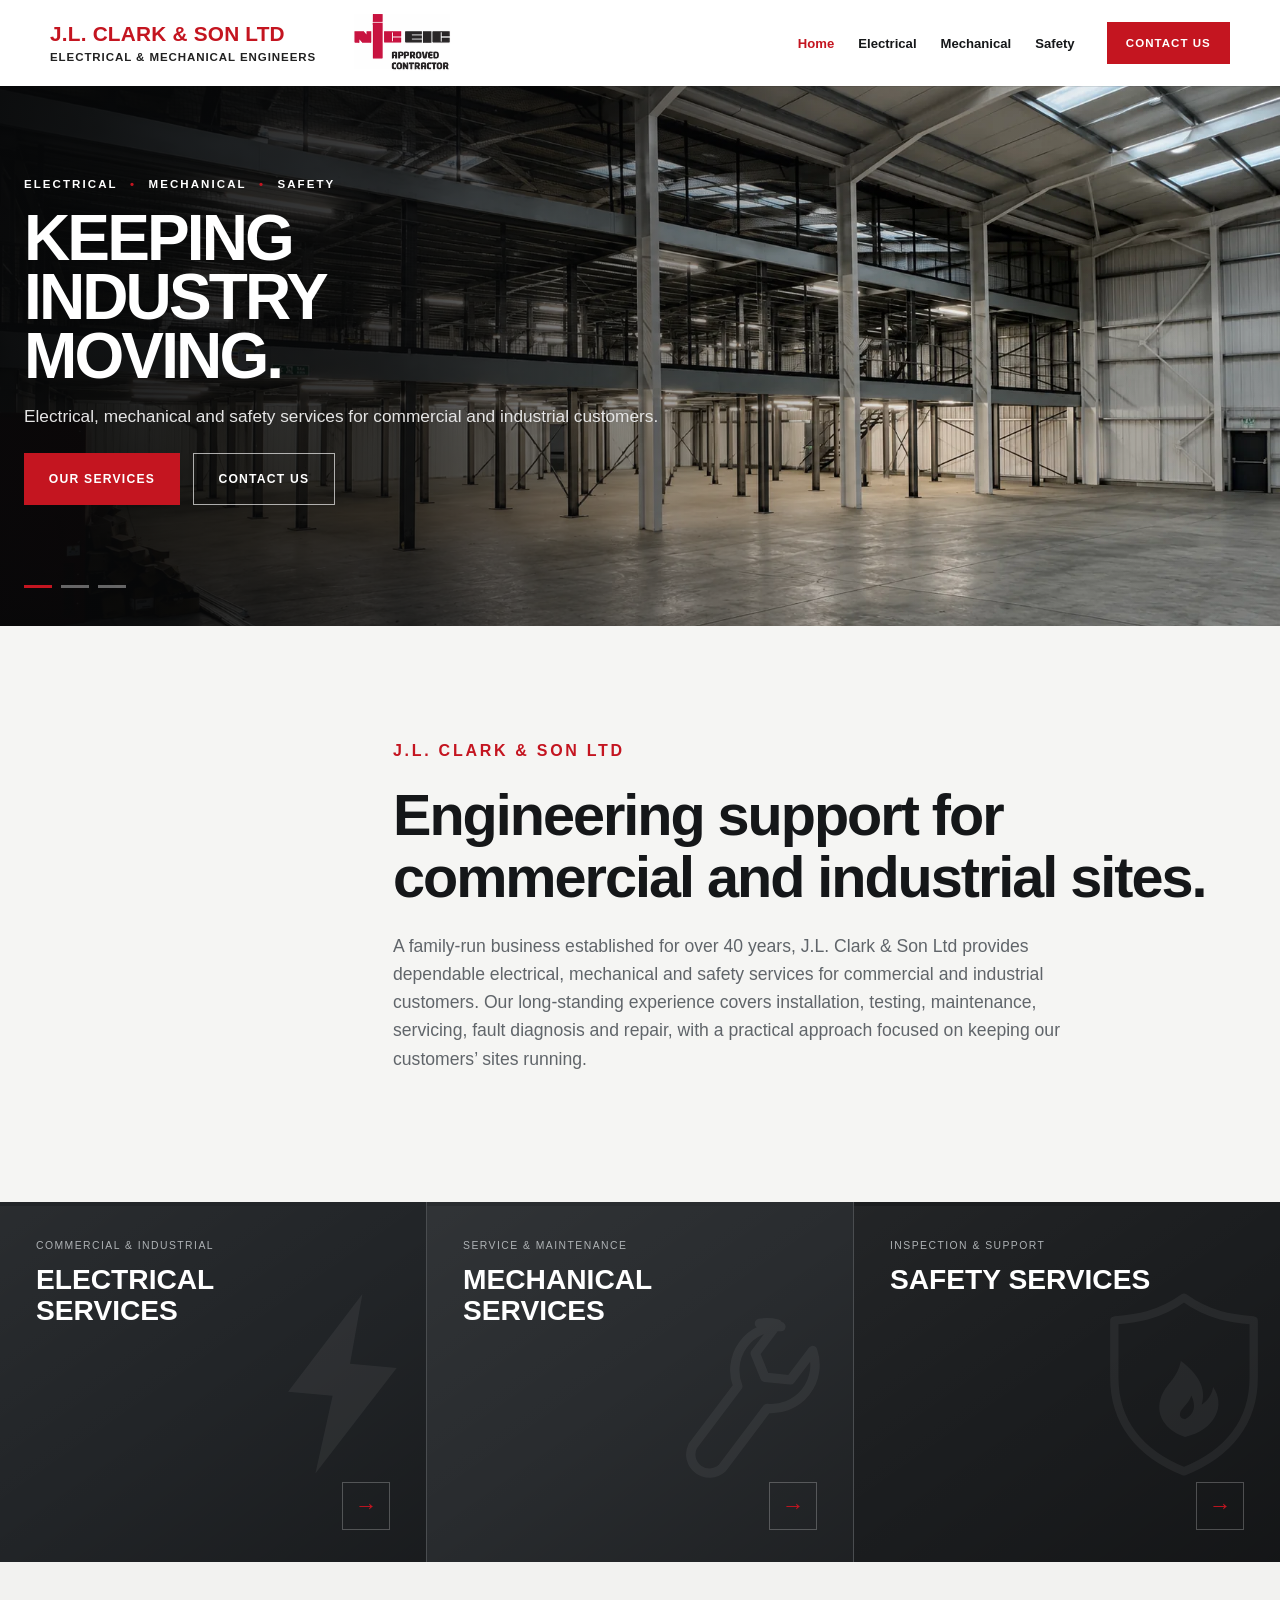
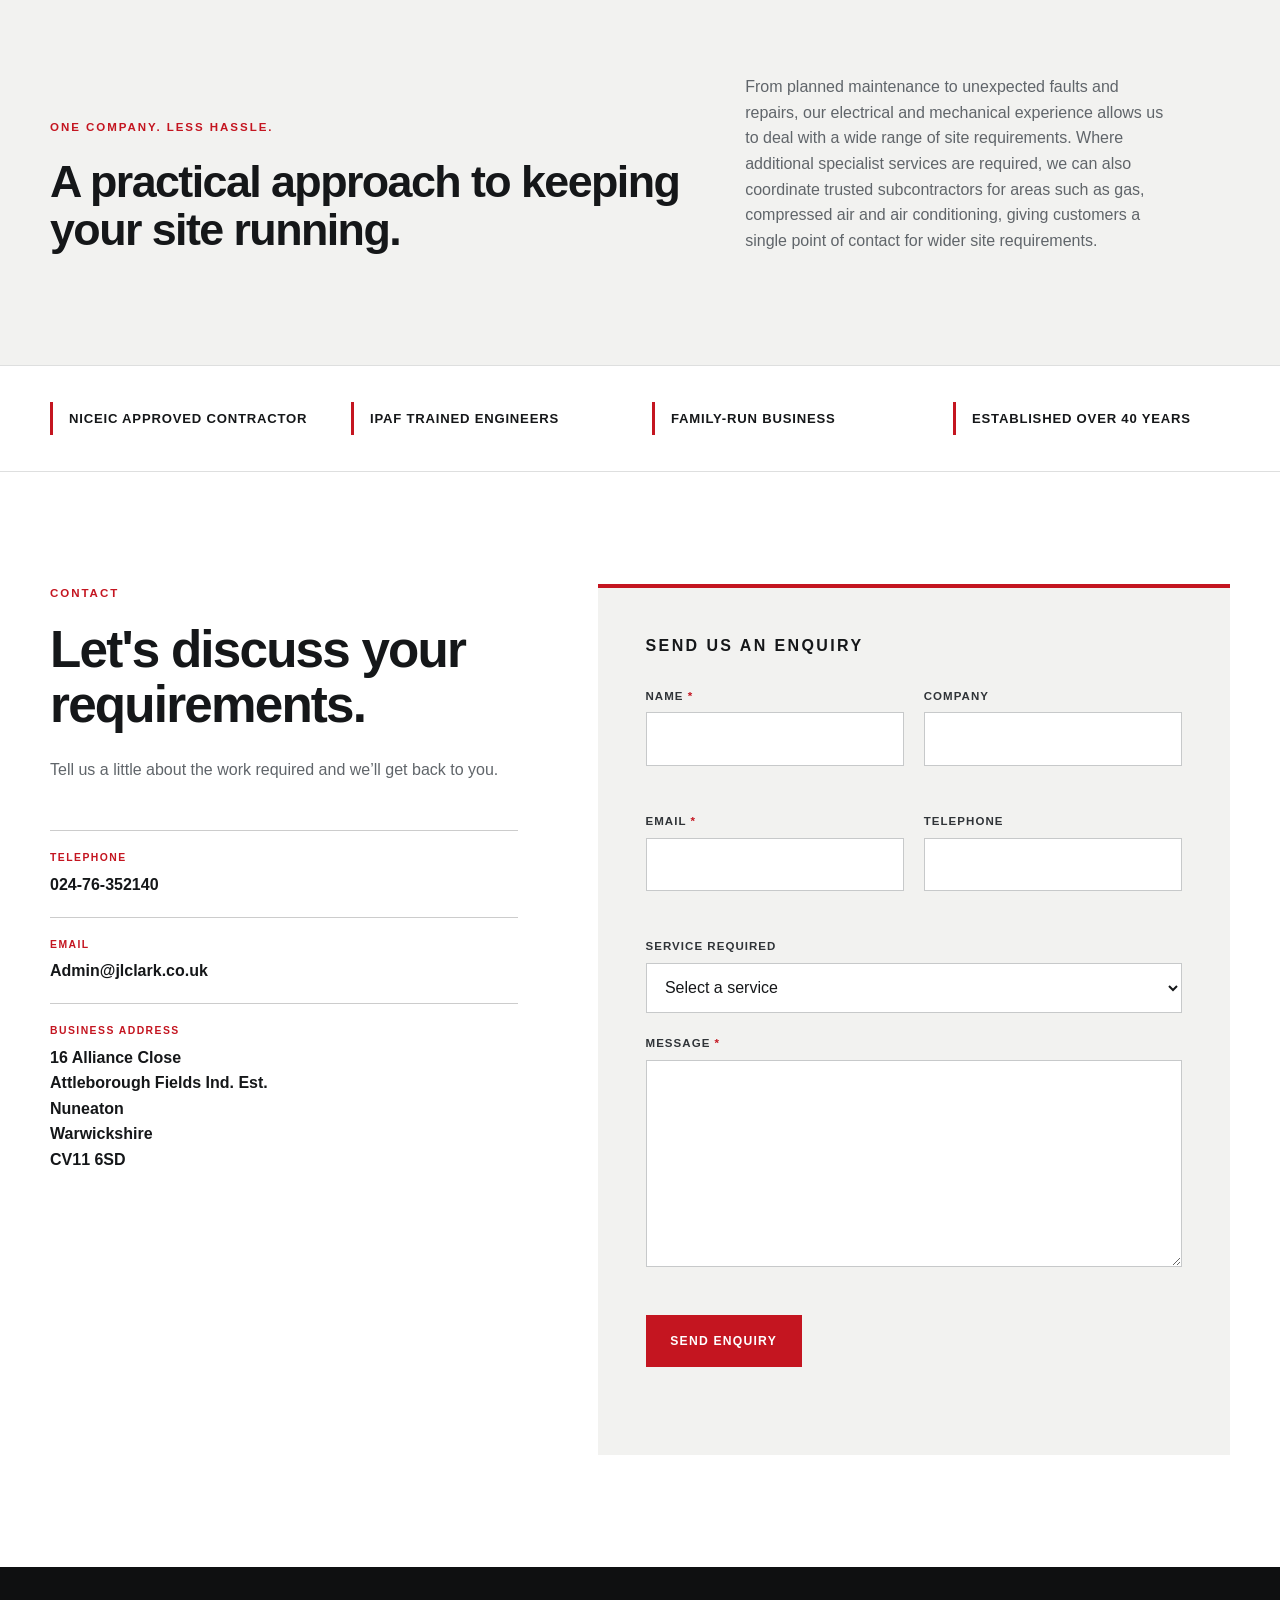
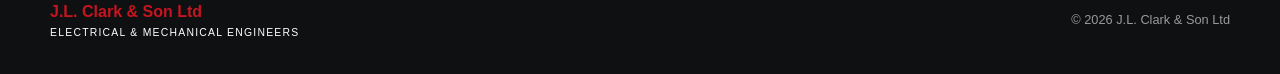
<file: index.html>
<!DOCTYPE html>
<html lang="en-GB">
<head>
  <meta charset="UTF-8">
  <meta name="viewport" content="width=device-width, initial-scale=1.0">
  <meta name="description" content="J.L. Clark & Son Ltd provides electrical, mechanical and safety engineering for commercial and industrial customers.">
  <title>J.L. Clark &amp; Son Ltd | Electrical &amp; Mechanical Engineers</title>
  <link rel="stylesheet" href="css/style.css">
</head>
<body>
  <header class="site-header" id="home">
    <div class="container header-inner">
      <a class="brand" href="index.html" aria-label="J.L. Clark & Son Ltd home">
        <span class="brand-text"><strong>J.L. CLARK &amp; SON LTD</strong><small>ELECTRICAL &amp; MECHANICAL ENGINEERS</small></span>
      </a>
      <img class="header-accreditation" src="images/Approved-Contractor.png" alt="NICEIC Approved Contractor" width="220" height="149">
      <button class="menu-toggle" type="button" aria-expanded="false" aria-controls="site-nav" aria-label="Open navigation"><span></span><span></span><span></span></button>
      <nav class="site-nav" id="site-nav" aria-label="Main navigation">
        <ul>
          <li><a href="index.html" aria-current="page">Home</a></li>
          <li><a href="electrical.html">Electrical</a></li>
          <li><a href="mechanical.html">Mechanical</a></li>
          <li><a href="safety.html">Safety</a></li>
        </ul>
      </nav>
      <a class="header-cta" href="#contact">Contact us</a>
    </div>
  </header>
  <main>
    <section class="hero" aria-label="J.L. Clark & Son Ltd overview">
      <div class="hero-slides" aria-hidden="true">
        <img class="hero-slide hero-slide-lighting is-active" data-src="images/mezz floor long.webp" fetchpriority="high" alt="">
        <img class="hero-slide" data-src="images/fleetkleen machine wide 3.webp" alt="">
        <img class="hero-slide" data-src="images/hero-bus-wash-wide.webp" alt="">
      </div>
      <div class="hero-shade"></div>
      <div class="container hero-inner">
        <div class="hero-copy">
          <p class="eyebrow">Electrical <span>•</span> Mechanical <span>•</span> Safety</p>
          <h1>Keeping<br>industry<br><span>moving.</span></h1>
          <p class="hero-lede">Electrical, mechanical and safety services for commercial and industrial customers.</p>
          <div class="hero-actions"><a class="button button-red" href="#services">Our services</a><a class="button button-outline" href="#contact">Contact us</a></div>
        </div>
        <div class="slide-dots" role="group" aria-label="Hero slides">
          <button class="slide-dot is-active" type="button" aria-label="Show mezzanine lighting slide" aria-current="true"></button>
          <button class="slide-dot" type="button" aria-label="Show Fleetkleen equipment slide"></button>
          <button class="slide-dot" type="button" aria-label="Show bus wash slide"></button>
        </div>
      </div>
    </section>

    <section class="intro section-pad" id="about">
      <div class="container intro-grid">
        <div>
          <p class="section-label">J.L. Clark &amp; Son Ltd</p>
          <h2>Engineering support for commercial and industrial sites.</h2>
          <p>A family-run business established for over 40 years, J.L. Clark &amp; Son Ltd provides dependable electrical, mechanical and safety services for commercial and industrial customers. Our long-standing experience covers installation, testing, maintenance, servicing, fault diagnosis and repair, with a practical approach focused on keeping our customers’ sites running.</p>
        </div>
      </div>
    </section>

    <section class="service-links" id="services" aria-label="Our main services">
      <a class="service-tile" href="electrical.html"><svg class="service-tile-graphic service-tile-graphic-bolt" viewBox="0 0 200 200" aria-hidden="true" focusable="false"><path d="M112 12 49 112h43l-10 76 69-108h-45z"/></svg><span><small>Commercial &amp; industrial</small><strong>Electrical Services</strong></span><b aria-hidden="true">→</b></a>
      <a class="service-tile" href="mechanical.html"><svg class="service-tile-graphic" viewBox="0 0 200 200" aria-hidden="true" focusable="false"><path d="M119 47a42 42 0 0 0-49 51l-51 51a18 18 0 0 0 25 25l51-51a42 42 0 0 0 51-49l-25 25-24-6-6-24 25-25a42 42 0 0 0-17-3z"/></svg><span><small>Service &amp; maintenance</small><strong>Mechanical Services</strong></span><b aria-hidden="true">→</b></a>
      <a class="service-tile service-tile-safety" href="safety.html"><svg class="service-tile-graphic service-tile-graphic-shield" viewBox="0 0 200 200" aria-hidden="true" focusable="false"><path d="M100 17c25 18 47 20 67 22v55c0 42-24 73-67 90-43-17-67-48-67-90V39c20-2 42-4 67-22z"/><path class="service-tile-flame" d="M101 151c-23-8-30-26-21-43 5-9 14-15 17-30 16 12 25 26 20 42 6-4 10-10 11-17 12 17 3 41-27 48zm0-17c9-5 11-13 6-23-2 7-7 10-10 15-2 4-1 7 4 8z"/></svg><span><small>Inspection &amp; support</small><strong>Safety Services</strong></span><b aria-hidden="true">→</b></a>
    </section>

    <section class="home-cta section-pad">
      <div class="container home-cta-inner">
        <div><p class="section-label">One company. Less hassle.</p><h2>A practical approach to keeping your site running.</h2></div>
        <p>From planned maintenance to unexpected faults and repairs, our electrical and mechanical experience allows us to deal with a wide range of site requirements. Where additional specialist services are required, we can also coordinate trusted subcontractors for areas such as gas, compressed air and air conditioning, giving customers a single point of contact for wider site requirements.</p>
      </div>
    </section>

    <section class="credentials-strip" aria-label="Company credentials">
      <div class="container"><ul><li>NICEIC Approved Contractor</li><li>IPAF Trained Engineers</li><li>Family-run business</li><li>Established over 40 years</li></ul></div>
    </section>

    <section class="contact section-pad" id="contact">
      <div class="container contact-grid contact-enquiry-grid">
        <div class="contact-intro">
          <p class="section-label">Contact</p>
          <h2>Let's discuss your requirements.</h2>
          <p>Tell us a little about the work required and we’ll get back to you.</p>
          <dl><div><dt>Telephone</dt><dd>024-76-352140</dd></div><div><dt>Email</dt><dd>Admin@jlclark.co.uk</dd></div><div><dt>Business address</dt><dd>16 Alliance Close<br>Attleborough Fields Ind. Est.<br>Nuneaton<br>Warwickshire<br>CV11 6SD</dd></div></dl>
        </div>
        <form class="enquiry-form" id="enquiry-form" action="https://formspree.io/f/maewpovk" method="POST" novalidate>
          <h3>Send us an enquiry</h3>
          <div class="enquiry-fields">
            <div class="form-field"><label for="enquiry-name">Name <span aria-hidden="true">*</span></label><input id="enquiry-name" name="name" type="text" autocomplete="name" required aria-describedby="enquiry-name-error"><p class="field-error" id="enquiry-name-error"></p></div>
            <div class="form-field"><label for="enquiry-company">Company</label><input id="enquiry-company" name="company" type="text" autocomplete="organization"></div>
            <div class="form-field"><label for="enquiry-email">Email <span aria-hidden="true">*</span></label><input id="enquiry-email" name="email" type="email" autocomplete="email" required aria-describedby="enquiry-email-error"><p class="field-error" id="enquiry-email-error"></p></div>
            <div class="form-field"><label for="enquiry-telephone">Telephone</label><input id="enquiry-telephone" name="telephone" type="tel" autocomplete="tel"></div>
            <div class="form-field form-field-wide"><label for="enquiry-service">Service required</label><select id="enquiry-service" name="service_required"><option value="">Select a service</option><option>Electrical Services</option><option>Mechanical Services</option><option>Safety Services</option><option>Vehicle Wash &amp; Cleaning Equipment</option><option>Industrial &amp; Commercial Doors</option><option>EICR / Testing</option><option>PAT Testing</option><option>Other</option></select></div>
            <div class="form-field form-field-wide"><label for="enquiry-message">Message <span aria-hidden="true">*</span></label><textarea id="enquiry-message" name="message" rows="7" required aria-describedby="enquiry-message-error"></textarea><p class="field-error" id="enquiry-message-error"></p></div>
            <div class="contact-honeypot" aria-hidden="true"><label for="enquiry-website">Website</label><input id="enquiry-website" name="_gotcha" type="text" tabindex="-1" autocomplete="off"></div>
          </div>
          <button class="button button-red" type="submit">Send enquiry</button>
          <p class="form-status" id="enquiry-status" role="status" aria-live="polite"></p>
        </form>
      </div>
    </section>
  </main>
  <footer class="site-footer"><div class="container footer-inner"><div class="footer-brand"><strong>J.L. Clark &amp; Son Ltd</strong><span>Electrical &amp; Mechanical Engineers</span></div><p>© <span id="year"></span> J.L. Clark &amp; Son Ltd</p></div></footer>
  <script src="js/script.js"></script>
</body>
</html>
</file>
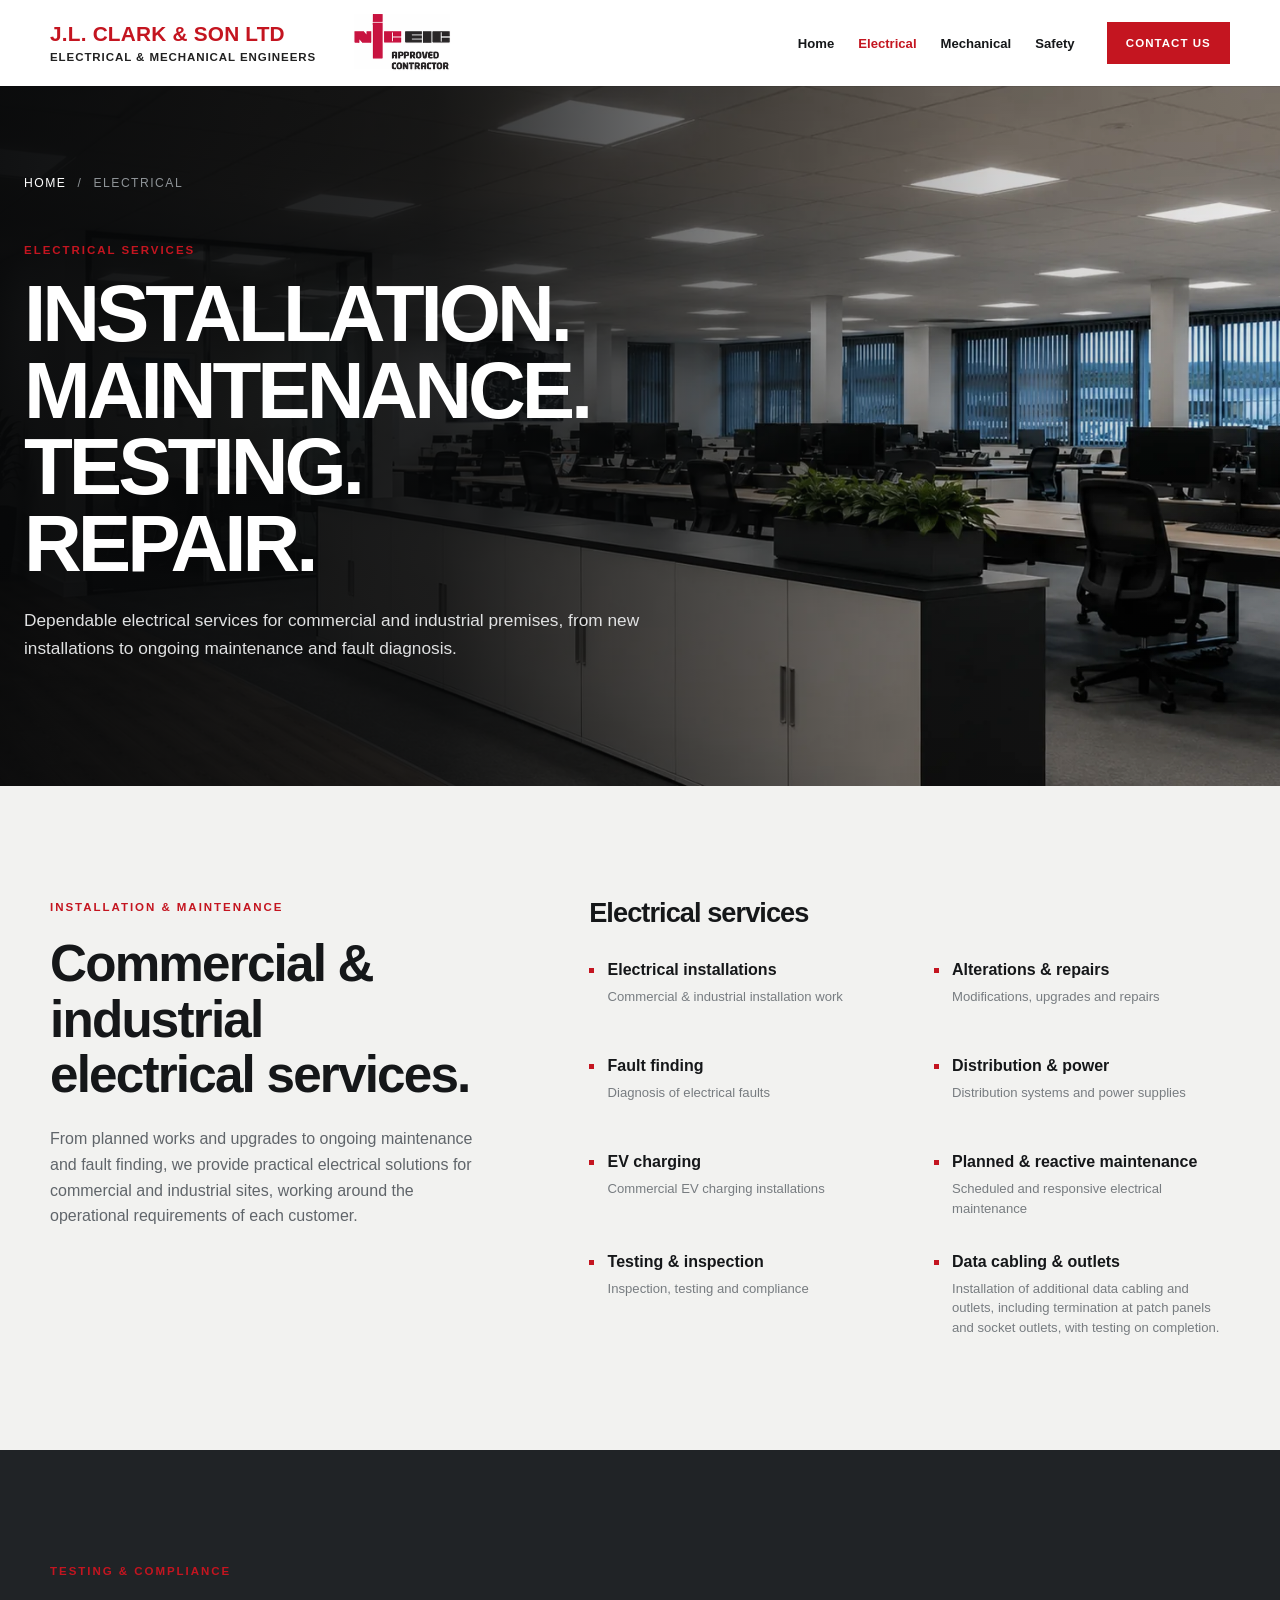
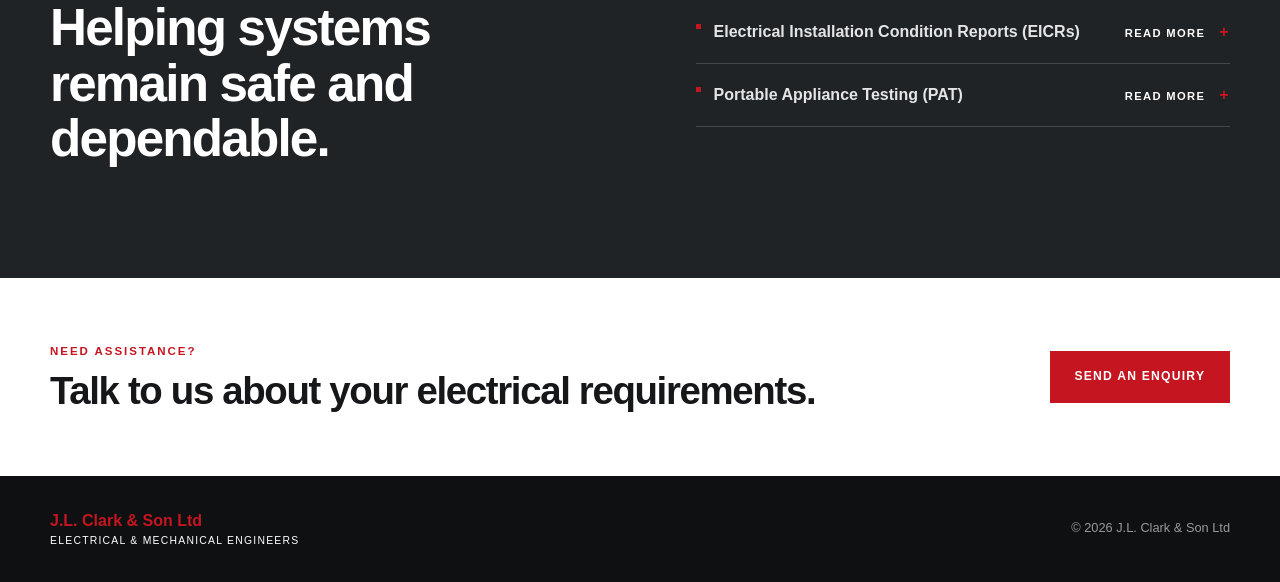
<file: electrical.html>
<!DOCTYPE html>
<html lang="en-GB">
<head>
  <meta charset="UTF-8">
  <meta name="viewport" content="width=device-width, initial-scale=1.0">
  <meta name="description" content="Commercial and industrial electrical services, maintenance and testing from J.L. Clark & Son Ltd.">
  <title>Electrical Services | J.L. Clark &amp; Son Ltd</title>
  <link rel="stylesheet" href="css/style.css">
</head>
<body class="inner-page electrical-page">
  <header class="site-header">
    <div class="container header-inner">
      <a class="brand" href="index.html" aria-label="J.L. Clark & Son Ltd home"><span class="brand-text"><strong>J.L. CLARK &amp; SON LTD</strong><small>ELECTRICAL &amp; MECHANICAL ENGINEERS</small></span></a>
      <img class="header-accreditation" src="images/Approved-Contractor.png" alt="NICEIC Approved Contractor" width="220" height="149">
      <button class="menu-toggle" type="button" aria-expanded="false" aria-controls="site-nav" aria-label="Open navigation"><span></span><span></span><span></span></button>
      <nav class="site-nav" id="site-nav" aria-label="Main navigation"><ul><li><a href="index.html">Home</a></li><li><a href="electrical.html" aria-current="page">Electrical</a></li><li><a href="mechanical.html">Mechanical</a></li><li><a href="safety.html">Safety</a></li></ul></nav>
      <a class="header-cta" href="index.html#contact">Contact us</a>
    </div>
  </header>
  <main>
    <section class="page-hero electrical-page-hero"><div class="container"><p class="page-breadcrumb"><a href="index.html">Home</a><span>/</span>Electrical</p><p class="section-label">Electrical Services</p><h1>Installation.<br>Maintenance.<br>Testing.<br>Repair.</h1><p>Dependable electrical services for commercial and industrial premises, from new installations to ongoing maintenance and fault diagnosis.</p></div></section>
    <section class="page-services section-pad">
      <div class="container page-service-grid">
        <div class="page-service-intro"><p class="section-label">Installation &amp; maintenance</p><h2>Commercial &amp; industrial electrical services.</h2><p>From planned works and upgrades to ongoing maintenance and fault finding, we provide practical electrical solutions for commercial and industrial sites, working around the operational requirements of each customer.</p></div>
        <div class="page-list-panel electrical-services-panel"><h2>Electrical services</h2><ul class="page-list electrical-services-list">
          <li><span>Electrical installations</span><small>Commercial &amp; industrial installation work</small></li>
          <li><span>Alterations &amp; repairs</span><small>Modifications, upgrades and repairs</small></li>
          <li><span>Fault finding</span><small>Diagnosis of electrical faults</small></li>
          <li><span>Distribution &amp; power</span><small>Distribution systems and power supplies</small></li>
          <li><span>EV charging</span><small>Commercial EV charging installations</small></li>
          <li><span>Planned &amp; reactive maintenance</span><small>Scheduled and responsive electrical maintenance</small></li>
          <li><span>Testing &amp; inspection</span><small>Inspection, testing and compliance</small></li>
          <li><span>Data cabling &amp; outlets</span><small>Installation of additional data cabling and outlets, including termination at patch panels and socket outlets, with testing on completion.</small></li>
        </ul></div>
      </div>
    </section>
    <section class="page-band section-pad"><div class="container page-band-grid"><div><p class="section-label">Testing &amp; compliance</p><h2>Helping systems remain safe and dependable.</h2></div><ul class="page-list page-list-light compliance-explainers">
      <li><div class="compliance-title"><span>Electrical Installation Condition Reports (EICRs)</span><details><summary>Read more</summary><div class="compliance-detail-copy">
        <p>J.L. Clark &amp; Son Ltd has extensive experience carrying out Electrical Installation Condition Reports across commercial and industrial installations. Our inspections are undertaken thoroughly and methodically, drawing on many years of practical experience working with complex electrical systems.</p>
        <p>We place particular emphasis on the quality of both the inspection and the finished report. Observations are clearly recorded, appropriately classified and supported by detailed information to give the client a clear understanding of the condition of their electrical installation.</p>
        <p>Where defects or areas requiring attention are identified, we provide practical information to assist with any necessary remedial works. Our aim is to provide a detailed, accurate and high-quality EICR, rather than simply completing an inspection to satisfy a compliance requirement.</p>
        <p>Where required, inspections can be arranged around operational requirements, including evening and out-of-hours working, helping minimise disruption to the customer's business.</p>
      </div></details></div></li>
      <li><div class="compliance-title"><span>Portable Appliance Testing (PAT)</span><details><summary>Read more</summary><div class="compliance-detail-copy">
        <p>J.L. Clark &amp; Son Ltd provides reliable Portable Appliance Testing for commercial and industrial customers, from smaller premises through to sites with large quantities of equipment.</p>
        <p>Equipment is carefully inspected and tested, with clear identification and detailed records maintained. We can also manage scheduled repeat testing to help keep ongoing requirements up to date.</p>
        <p>Flexible and out-of-hours testing can be arranged where required, allowing work to be completed around the customer's operating hours with minimal disruption.</p>
        <p>Practical advice, fault diagnosis and repair work can also be provided where required.</p>
      </div></details></div></li>
    </ul></div></section>
    <section class="page-contact-cta"><div class="container"><div><p class="section-label">Need assistance?</p><h2>Talk to us about your electrical requirements.</h2></div><a class="button button-red" href="index.html#contact">Send an enquiry</a></div></section>
  </main>
  <footer class="site-footer"><div class="container footer-inner"><div class="footer-brand"><strong>J.L. Clark &amp; Son Ltd</strong><span>Electrical &amp; Mechanical Engineers</span></div><p>© <span id="year"></span> J.L. Clark &amp; Son Ltd</p></div></footer>
  <script src="js/script.js"></script>
</body>
</html>
</file>
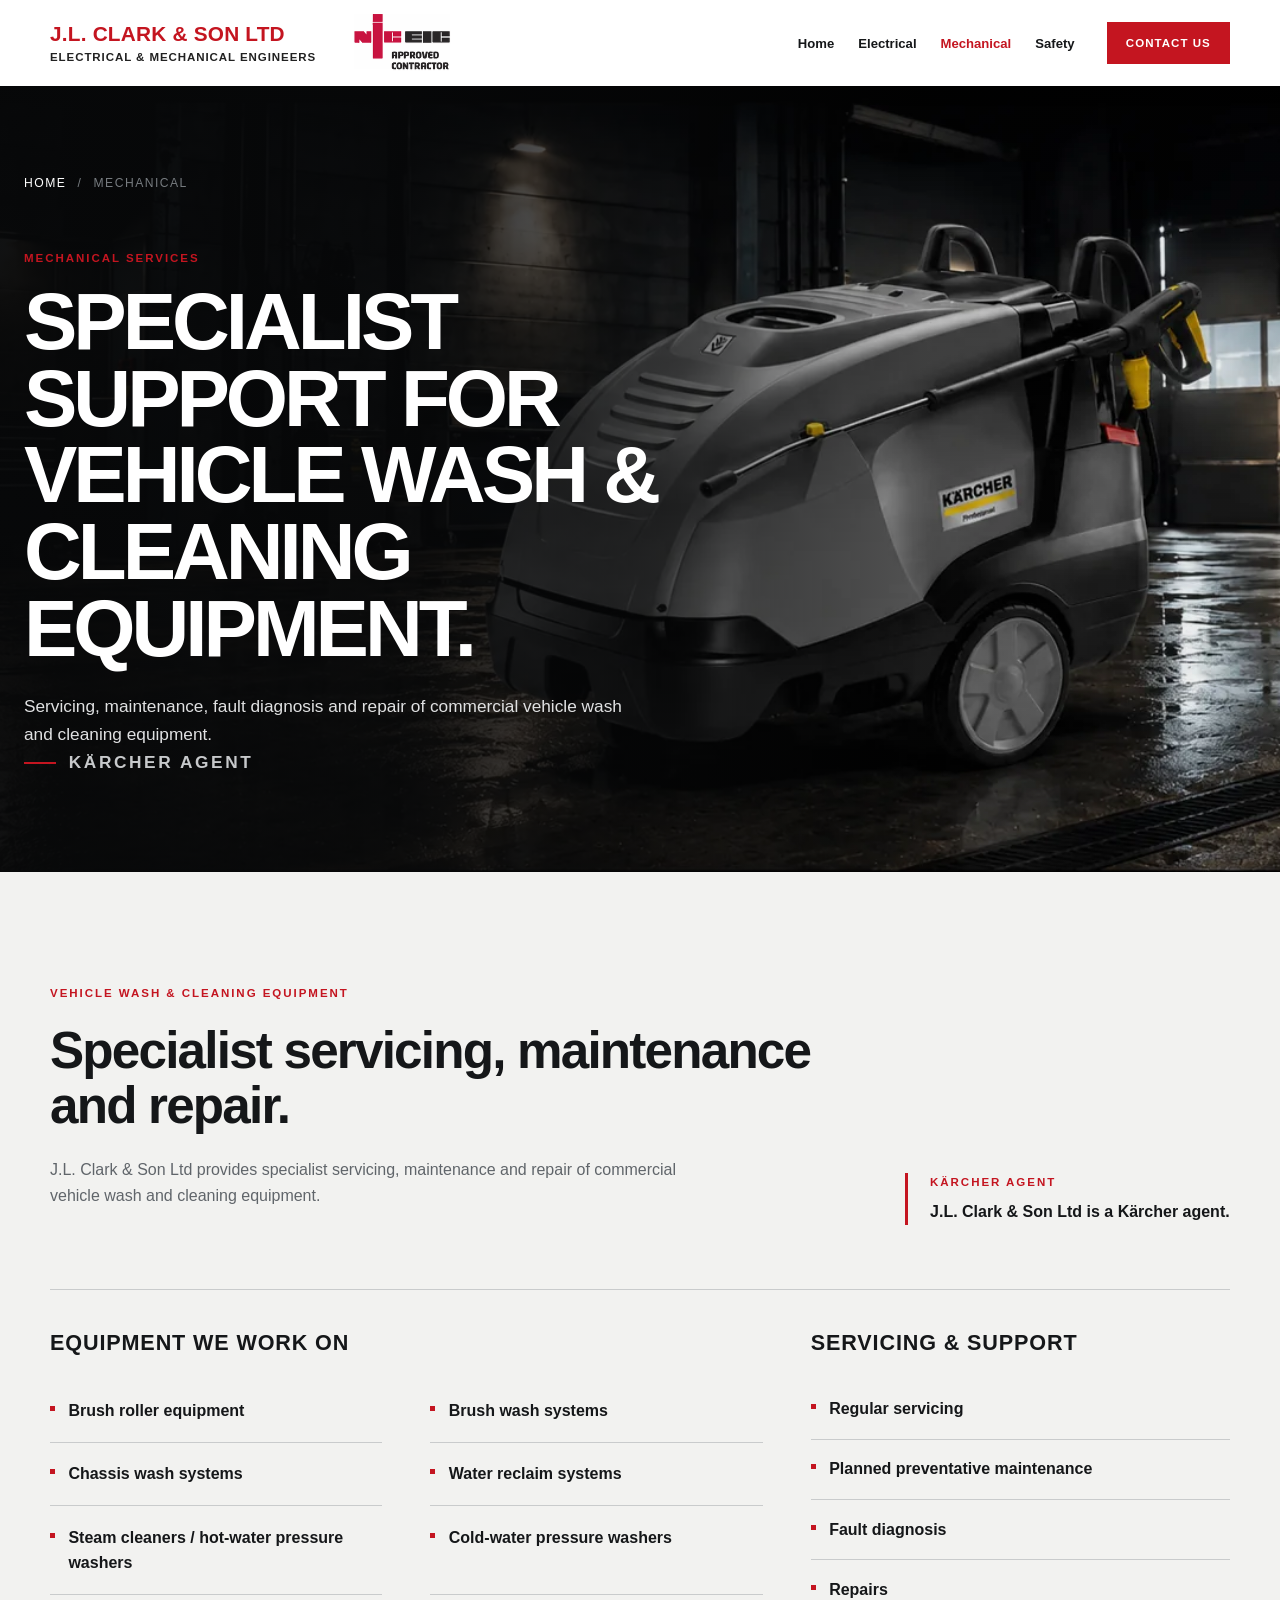
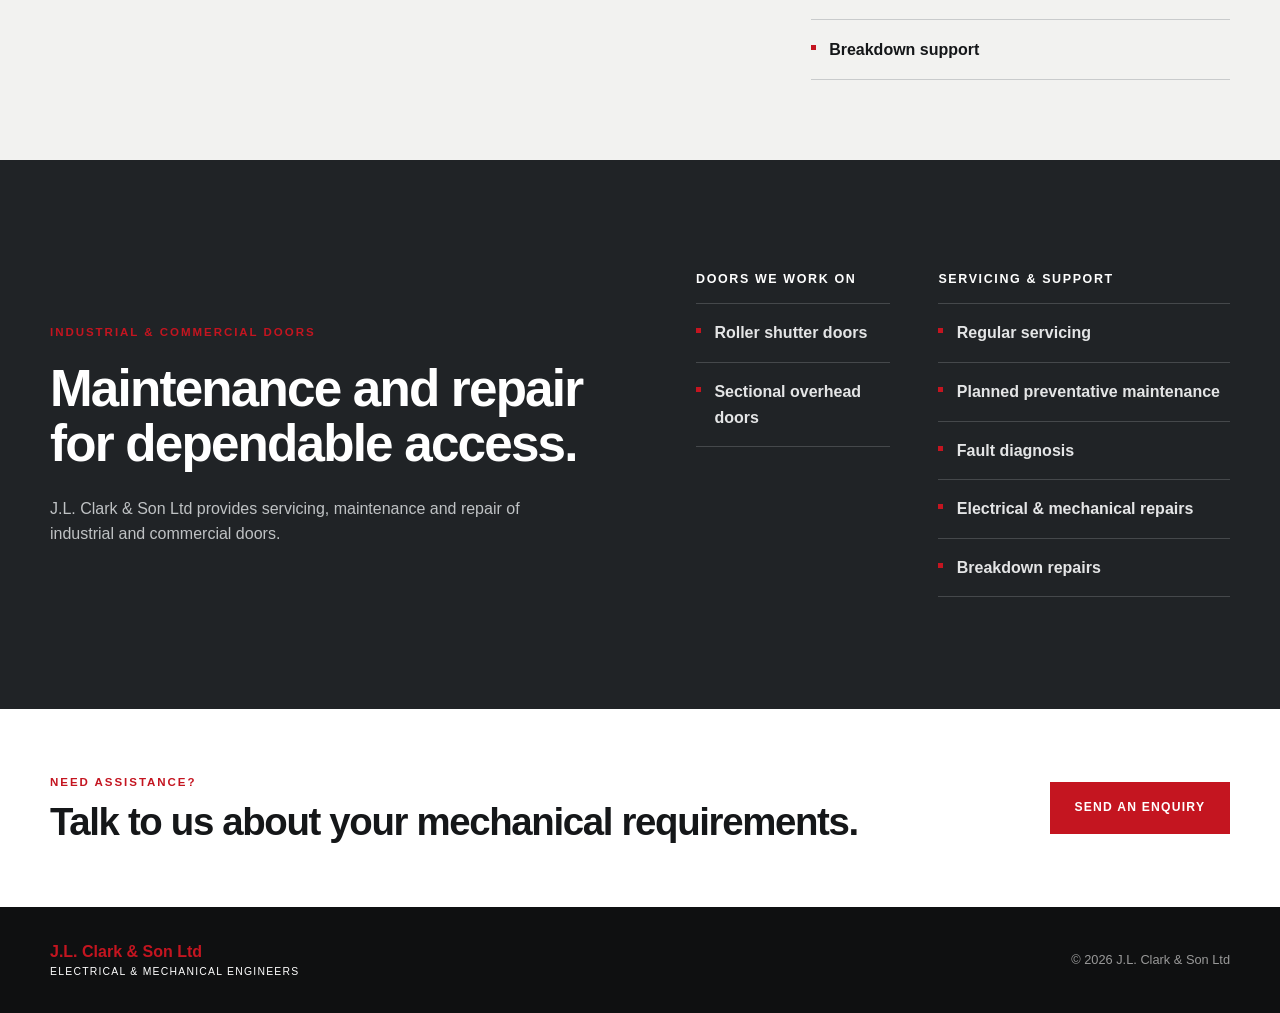
<file: mechanical.html>
<!DOCTYPE html>
<html lang="en-GB">
<head>
  <meta charset="UTF-8">
  <meta name="viewport" content="width=device-width, initial-scale=1.0">
  <meta name="description" content="Mechanical engineering support for vehicle wash equipment and industrial doors from J.L. Clark & Son Ltd.">
  <title>Mechanical Engineering | J.L. Clark &amp; Son Ltd</title>
  <link rel="stylesheet" href="css/style.css">
</head>
<body class="inner-page">
  <header class="site-header">
    <div class="container header-inner">
      <a class="brand" href="index.html" aria-label="J.L. Clark & Son Ltd home"><span class="brand-text"><strong>J.L. CLARK &amp; SON LTD</strong><small>ELECTRICAL &amp; MECHANICAL ENGINEERS</small></span></a>
      <img class="header-accreditation" src="images/Approved-Contractor.png" alt="NICEIC Approved Contractor" width="220" height="149">
      <button class="menu-toggle" type="button" aria-expanded="false" aria-controls="site-nav" aria-label="Open navigation"><span></span><span></span><span></span></button>
      <nav class="site-nav" id="site-nav" aria-label="Main navigation"><ul><li><a href="index.html">Home</a></li><li><a href="electrical.html">Electrical</a></li><li><a href="mechanical.html" aria-current="page">Mechanical</a></li><li><a href="safety.html">Safety</a></li></ul></nav>
      <a class="header-cta" href="index.html#contact">Contact us</a>
    </div>
  </header>
  <main>
    <section class="page-hero mechanical-page-hero">
      <div class="container mechanical-hero-content">
        <p class="page-breadcrumb"><a href="index.html">Home</a><span>/</span>Mechanical</p>
        <p class="section-label">Mechanical Services</p>
        <h1>Specialist support for<br>vehicle wash &amp;<br>cleaning equipment.</h1>
        <p class="mechanical-hero-lede">Servicing, maintenance, fault diagnosis and repair of commercial vehicle wash and cleaning equipment.</p>
        <p class="mechanical-hero-credential">Kärcher Agent</p>
      </div>
    </section>
    <section class="page-services mechanical-services section-pad">
      <div class="container">
        <div class="mechanical-services-intro">
          <div class="page-section-heading"><p class="section-label">Vehicle wash &amp; cleaning equipment</p><h2>Specialist servicing, maintenance and repair.</h2><p>J.L. Clark &amp; Son Ltd provides specialist servicing, maintenance and repair of commercial vehicle wash and cleaning equipment.</p></div>
          <div class="mechanical-agent"><p class="section-label">Kärcher agent</p><p>J.L. Clark &amp; Son Ltd is a Kärcher agent.</p></div>
        </div>
        <div class="mechanical-capabilities">
          <div class="mechanical-equipment"><h3>Equipment we work on</h3><ul><li><strong>Brush roller equipment</strong></li><li><strong>Brush wash systems</strong></li><li><strong>Chassis wash systems</strong></li><li><strong>Water reclaim systems</strong></li><li><strong>Steam cleaners / hot-water pressure washers</strong></li><li><strong>Cold-water pressure washers</strong></li></ul></div>
          <div class="mechanical-support"><h3>Servicing &amp; support</h3><ul><li>Regular servicing</li><li>Planned preventative maintenance</li><li>Fault diagnosis</li><li>Repairs</li><li>Breakdown support</li></ul></div>
        </div>
      </div>
    </section>
    <section class="doors-section page-band section-pad"><div class="container doors-grid"><div class="doors-intro"><p class="section-label">Industrial &amp; commercial doors</p><h2>Maintenance and repair for dependable access.</h2><p>J.L. Clark &amp; Son Ltd provides servicing, maintenance and repair of industrial and commercial doors.</p></div><div class="doors-capabilities"><div><h3>Doors we work on</h3><ul><li>Roller shutter doors</li><li>Sectional overhead doors</li></ul></div><div><h3>Servicing &amp; support</h3><ul><li>Regular servicing</li><li>Planned preventative maintenance</li><li>Fault diagnosis</li><li>Electrical &amp; mechanical repairs</li><li>Breakdown repairs</li></ul></div></div></div></section>
    <section class="page-contact-cta"><div class="container"><div><p class="section-label">Need assistance?</p><h2>Talk to us about your mechanical requirements.</h2></div><a class="button button-red" href="index.html#contact">Send an enquiry</a></div></section>
  </main>
  <footer class="site-footer"><div class="container footer-inner"><div class="footer-brand"><strong>J.L. Clark &amp; Son Ltd</strong><span>Electrical &amp; Mechanical Engineers</span></div><p>© <span id="year"></span> J.L. Clark &amp; Son Ltd</p></div></footer>
  <script src="js/script.js"></script>
</body>
</html>
</file>
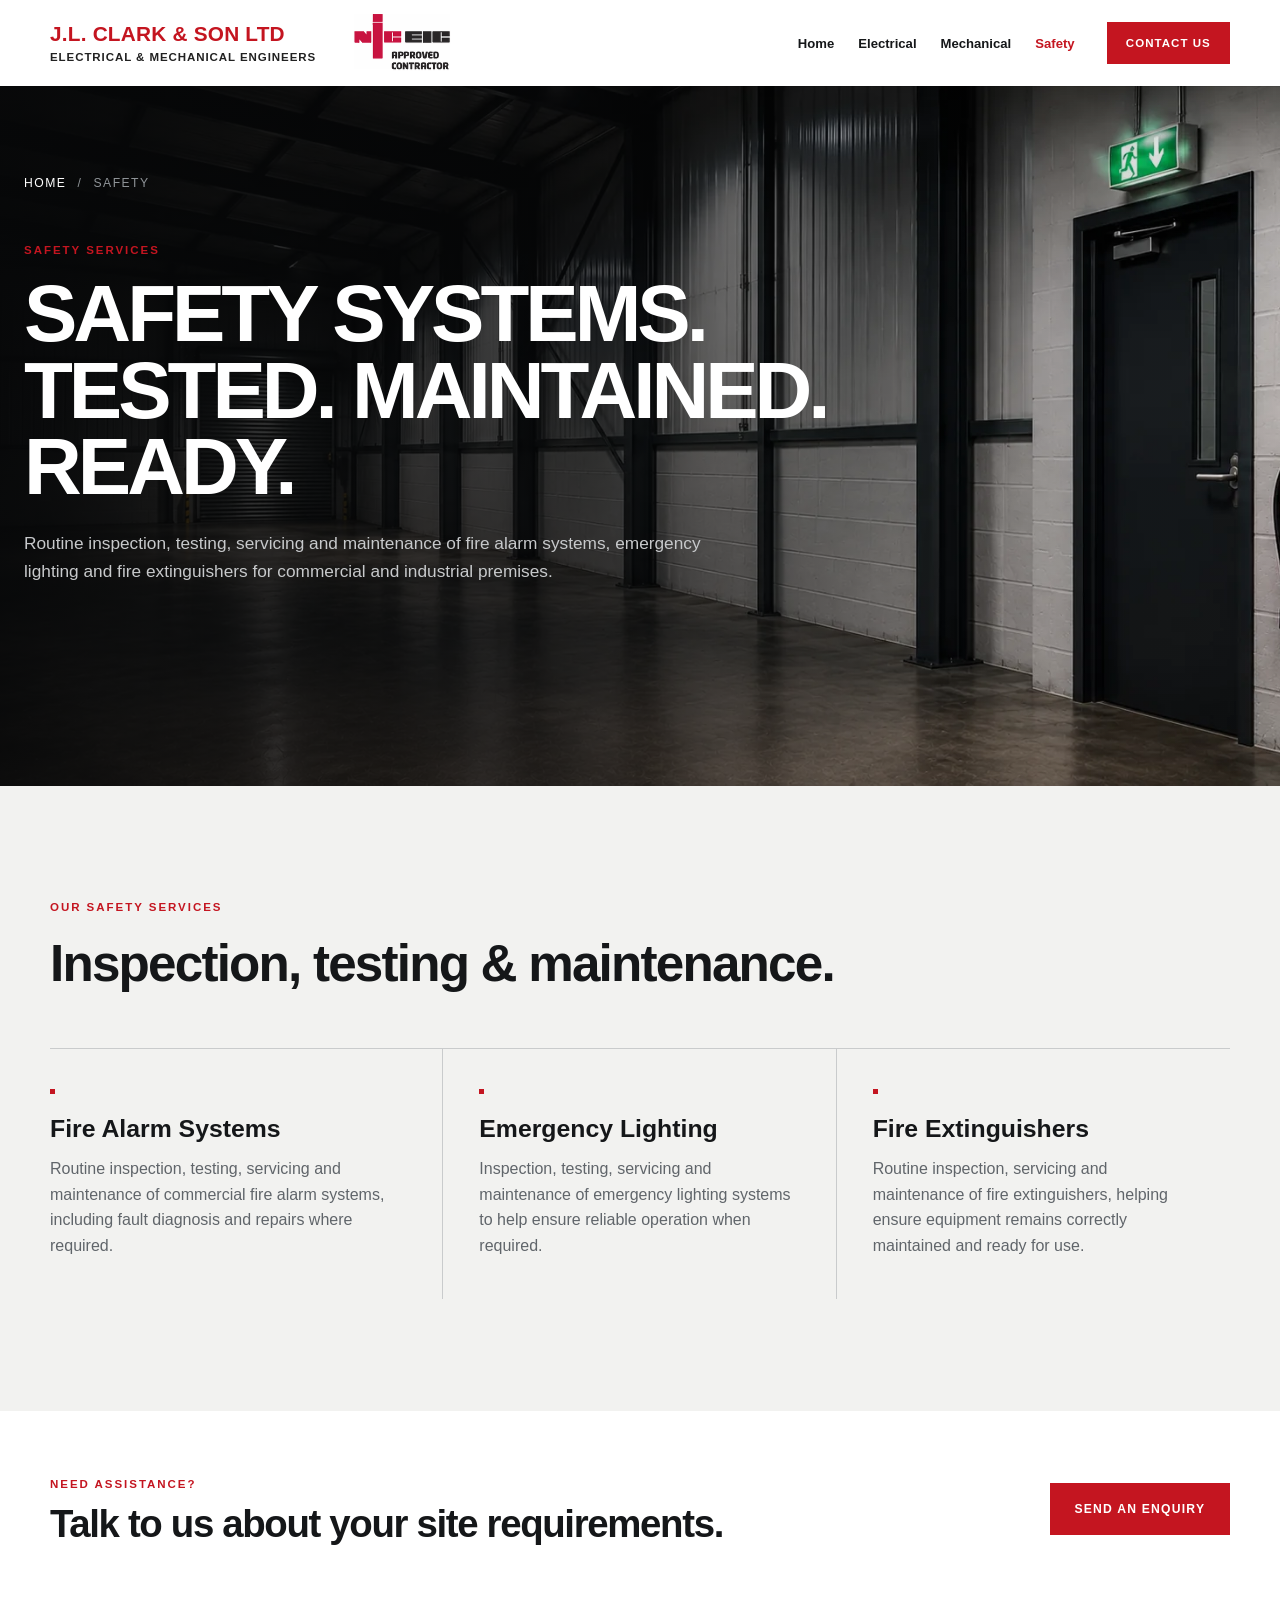
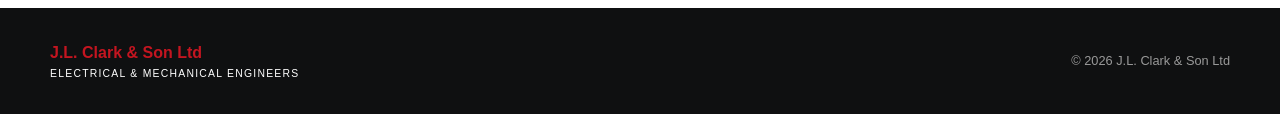
<file: safety.html>
<!DOCTYPE html>
<html lang="en-GB">
<head>
  <meta charset="UTF-8">
  <meta name="viewport" content="width=device-width, initial-scale=1.0">
  <meta name="description" content="Fire alarm, emergency lighting and fire extinguisher support from J.L. Clark & Son Ltd.">
  <title>Safety Services | J.L. Clark &amp; Son Ltd</title>
  <link rel="stylesheet" href="css/style.css">
</head>
<body class="inner-page">
  <header class="site-header">
    <div class="container header-inner">
      <a class="brand" href="index.html" aria-label="J.L. Clark & Son Ltd home"><span class="brand-text"><strong>J.L. CLARK &amp; SON LTD</strong><small>ELECTRICAL &amp; MECHANICAL ENGINEERS</small></span></a>
      <img class="header-accreditation" src="images/Approved-Contractor.png" alt="NICEIC Approved Contractor" width="220" height="149">
      <button class="menu-toggle" type="button" aria-expanded="false" aria-controls="site-nav" aria-label="Open navigation"><span></span><span></span><span></span></button>
      <nav class="site-nav" id="site-nav" aria-label="Main navigation"><ul><li><a href="index.html">Home</a></li><li><a href="electrical.html">Electrical</a></li><li><a href="mechanical.html">Mechanical</a></li><li><a href="safety.html" aria-current="page">Safety</a></li></ul></nav>
      <a class="header-cta" href="index.html#contact">Contact us</a>
    </div>
  </header>
  <main>
    <section class="page-hero safety-page-hero"><div class="container"><p class="page-breadcrumb"><a href="index.html">Home</a><span>/</span>Safety</p><p class="section-label">Safety Services</p><h1>Safety systems. Tested. Maintained. Ready.</h1><p>Routine inspection, testing, servicing and maintenance of fire alarm systems, emergency lighting and fire extinguishers for commercial and industrial premises.</p></div></section>
    <section class="page-services section-pad"><div class="container"><div class="page-section-heading"><p class="section-label">Our safety services</p><h2>Inspection, testing &amp; maintenance.</h2></div><div class="safety-page-grid">
      <article><span aria-hidden="true"></span><h3>Fire Alarm Systems</h3><p>Routine inspection, testing, servicing and maintenance of commercial fire alarm systems, including fault diagnosis and repairs where required.</p></article>
      <article><span aria-hidden="true"></span><h3>Emergency Lighting</h3><p>Inspection, testing, servicing and maintenance of emergency lighting systems to help ensure reliable operation when required.</p></article>
      <article><span aria-hidden="true"></span><h3>Fire Extinguishers</h3><p>Routine inspection, servicing and maintenance of fire extinguishers, helping ensure equipment remains correctly maintained and ready for use.</p></article>
    </div></div></section>
    <section class="page-contact-cta"><div class="container"><div><p class="section-label">Need assistance?</p><h2>Talk to us about your site requirements.</h2></div><a class="button button-red" href="index.html#contact">Send an enquiry</a></div></section>
  </main>
  <footer class="site-footer"><div class="container footer-inner"><div class="footer-brand"><strong>J.L. Clark &amp; Son Ltd</strong><span>Electrical &amp; Mechanical Engineers</span></div><p>© <span id="year"></span> J.L. Clark &amp; Son Ltd</p></div></footer>
  <script src="js/script.js"></script>
</body>
</html>
</file>
<file: css/style.css>
:root{--red:#c41520;--red-dark:#9e0f18;--ink:#151719;--charcoal:#202326;--muted:#60656a;--light:#f2f2f0;--white:#fff;--container:1180px}
*{box-sizing:border-box}html{scroll-behavior:smooth;scroll-padding-top:86px}body{margin:0;font-family:Arial,Helvetica,sans-serif;color:var(--ink);background:#fff;line-height:1.6}a{color:inherit;text-decoration:none}img{display:block;max-width:100%}button{font:inherit}.container{width:min(var(--container),calc(100% - 3rem));margin:auto}.section-pad{padding:7rem 0}h1,h2,h3,p{margin-top:0}h2{font-size:clamp(2.2rem,4.5vw,4rem);line-height:1.08;letter-spacing:-.035em;margin-bottom:1.5rem}h3{line-height:1.2}.section-label,.card-label{color:var(--red);font-size:.72rem;font-weight:800;letter-spacing:.17em;text-transform:uppercase;margin:0 0 1.25rem}.button{display:inline-flex;align-items:center;justify-content:center;min-height:52px;padding:.8rem 1.55rem;text-transform:uppercase;letter-spacing:.1em;font-size:.76rem;font-weight:800;transition:.2s}.button-red,.header-cta{background:var(--red);color:#fff}.button-red:hover,.header-cta:hover{background:var(--red-dark)}.button-outline{color:#fff;border:1px solid rgba(255,255,255,.65)}.button-outline:hover{background:#fff;color:var(--ink)}
.site-header{height:86px;background:#fff;position:sticky;top:0;z-index:50;box-shadow:0 1px 0 rgba(0,0,0,.1)}.header-inner{height:100%;display:flex;align-items:center;gap:2rem}.brand{display:flex;align-items:center}.brand-text{display:flex;flex-direction:column;line-height:1.15}.brand-text strong{color:var(--red);font-size:1.3rem;font-weight:800;letter-spacing:.01em}.brand-text small{color:#222;font-size:.72rem;font-weight:700;letter-spacing:.08em;margin-top:.35rem}.header-accreditation{display:block;flex:0 0 auto;width:110px;height:auto;margin-right:auto}.site-nav ul{display:flex;align-items:center;gap:1.5rem;list-style:none;margin:0;padding:0}.site-nav a{font-size:.82rem;font-weight:700}.site-nav a:hover{color:var(--red)}.header-cta{padding:.75rem 1.2rem;text-transform:uppercase;letter-spacing:.09em;font-size:.72rem;font-weight:800}.menu-toggle{display:none;border:0;background:none;width:44px;padding:8px}.menu-toggle span{height:2px;background:#111;display:block;margin:6px 0}
@media(max-width:1000px){.header-accreditation{width:96px}}
@media(max-width:720px){.header-accreditation{display:none}}
.hero{height:calc(100vh - 86px);min-height:650px;max-height:900px;position:relative;color:#fff;overflow:hidden;background:#17191b}.hero-slides,.hero-slide,.hero-shade{position:absolute;inset:0}.hero-slide{background-size:cover;background-position:center;opacity:0;transform:scale(1.025);transition:opacity 1.5s ease,transform 7s ease}.hero-slide.is-active{opacity:1;transform:scale(1)}.hero-slide-lighting{background-position:center 43%}.hero-shade{background:linear-gradient(90deg,rgba(10,11,12,.92) 0%,rgba(10,11,12,.72) 38%,rgba(10,11,12,.2) 67%,rgba(10,11,12,.08) 100%)}.hero-inner{height:100%;position:relative;display:flex;align-items:center}.hero-copy{max-width:700px;padding-bottom:1.5rem}.eyebrow{font-size:.72rem;letter-spacing:.18em;text-transform:uppercase;font-weight:800;margin-bottom:1.6rem}.eyebrow span{color:var(--red);padding:0 .45rem}.hero h1{font-size:clamp(4rem,8.5vw,7.5rem);line-height:.83;text-transform:uppercase;letter-spacing:-.065em;margin:0 0 1.8rem}.hero h1 em{font-style:normal;color:var(--red)}.hero-lede{font-size:1.08rem;max-width:580px;color:#e5e5e5;margin-bottom:2rem}.hero-actions{display:flex;gap:.8rem}.experience-stamp{position:absolute;right:0;bottom:3.3rem;border-left:3px solid var(--red);display:flex;align-items:center;gap:1rem;padding-left:1.2rem;text-transform:uppercase}.experience-stamp strong{font-size:2.8rem;line-height:1}.experience-stamp span{font-weight:800;font-size:.68rem;letter-spacing:.13em;line-height:1.5}.slide-dots{position:absolute;left:0;bottom:3.5rem;display:flex;gap:.55rem}.slide-dot{width:28px;height:3px;border:0;padding:0;background:rgba(255,255,255,.38);cursor:pointer}.slide-dot.is-active{background:var(--red)}
.intro{background:#f5f5f3}.intro-grid{display:grid;grid-template-columns:1fr 3fr;gap:4rem}.intro-grid>div{grid-column:2}.intro-grid .section-label{font-size:1rem}.intro h2{max-width:850px}.intro-grid>div>p:not(.section-label){font-size:1.1rem;color:var(--muted);max-width:720px}
.service-links{display:grid;grid-template-columns:repeat(3,1fr)}.service-tile{height:430px;position:relative;background-size:cover;background-position:center;display:flex;flex-direction:column;justify-content:space-between;padding:2.2rem;color:#fff;overflow:hidden}.service-tile:before{content:"";position:absolute;inset:0;background:linear-gradient(180deg,rgba(10,10,10,.3),rgba(10,10,10,.88));transition:.3s}.service-tile:hover:before{background:linear-gradient(180deg,rgba(140,0,8,.3),rgba(10,10,10,.9))}.service-tile>*{position:relative}.service-tile-safety{background:linear-gradient(135deg,#2d3033,#111315)}.tile-number{font-weight:700;color:#ddd}.service-tile small{display:block;text-transform:uppercase;letter-spacing:.14em;color:#ddd;font-size:.65rem;margin-bottom:.65rem}.service-tile strong{display:block;text-transform:uppercase;font-size:clamp(1.25rem,2.4vw,2rem);line-height:1.1;max-width:310px}.service-tile b{font-size:2rem;align-self:flex-end;color:var(--red)}
.electrical{background:var(--light)}.split-heading{display:grid;grid-template-columns:1.4fr .7fr;gap:7rem;align-items:end;margin-bottom:4rem}.split-heading h2{margin:0}.split-heading>p{color:var(--muted);margin:0}.feature-grid{display:grid;grid-template-columns:1.15fr .85fr;min-height:630px}.feature-image{margin:0;overflow:hidden}.feature-image img{width:100%;height:100%;object-fit:cover}.feature-content{background:#fff;padding:4rem}.feature-content h3{font-size:1.4rem;margin:0 0 1.3rem}.line-list{list-style:none;margin:0 0 2.5rem;padding:0;display:grid;grid-template-columns:1fr 1fr}.line-list li{padding:.7rem 1rem .7rem 1.1rem;border-bottom:1px solid #ddd;position:relative}.line-list li:before,.compliance li:before,.two-col-list li:before,.inline-list li:before{content:"";position:absolute;background:var(--red);width:5px;height:5px;left:0;top:1.25rem}.compliance{background:var(--charcoal);color:#fff;padding:2rem}.compliance ul{padding:0;margin:0;list-style:none}.compliance li{position:relative;padding:.5rem 0 .5rem 1rem;color:#ddd}
.mechanical{background:var(--charcoal);color:#fff}.split-heading.light>p{color:#bbb}.mechanical-grid{display:grid;gap:2px}.mechanical-block{background:#fff;color:var(--ink);display:grid;grid-template-columns:1fr 1fr;min-height:610px}.mechanical-block.reverse img{order:2}.mechanical-block>img{width:100%;height:100%;object-fit:cover}.mechanical-copy{padding:3.5rem}.mechanical-copy h3{font-size:1.25rem;margin:1.5rem 0 .8rem}.mechanical-copy>h3:first-of-type{margin-top:0}.mechanical-copy p:not(.card-label){color:var(--muted)}.two-col-list{display:grid;grid-template-columns:1fr 1fr;gap:.35rem 1.4rem}.two-col-list,.inline-list{list-style:none;padding:0;margin:1rem 0}.two-col-list li,.inline-list li{position:relative;padding:.35rem 0 .35rem 1rem;font-size:.91rem}.inline-list{display:flex;gap:.2rem 1.2rem;flex-wrap:wrap}.lead-claim{font-size:1.25rem;color:var(--ink)!important;font-weight:700;border-left:3px solid var(--red);padding-left:1rem}.door-content{margin-top:3rem;padding-top:2.5rem;border-top:1px solid #ddd}
.safety{background:#16181a;color:#fff}.safety-heading{display:grid;grid-template-columns:1fr 1fr;gap:4rem;align-items:end;margin-bottom:4rem}.safety-heading h2{margin:0}.safety-heading p{color:#bbb;max-width:500px}.safety-grid{display:grid;grid-template-columns:repeat(3,1fr);border-top:1px solid #444}.safety-grid article{padding:2.5rem 2rem;border-right:1px solid #444}.safety-grid article:first-child{padding-left:0}.safety-grid article:last-child{border:0}.safety-grid span{color:var(--red);font-size:.75rem;font-weight:800}.safety-grid h3{font-size:1.5rem;margin:2rem 0 .8rem}.safety-grid p{color:#aaa;margin:0}
.contact{background:#fff}.contact-grid{display:grid;grid-template-columns:1.1fr .9fr;gap:7rem;align-items:center}.contact-grid>div>p:not(.section-label){color:var(--muted);max-width:600px;margin-bottom:2rem}.contact dl{margin:0}.contact dl div{border-top:1px solid #ccc;padding:1.2rem 0}.contact dt{color:var(--red);text-transform:uppercase;font-size:.65rem;font-weight:800;letter-spacing:.14em}.contact dd{margin:.3rem 0 0;font-weight:700}.site-footer{background:#0f1011;color:#fff;padding:2rem 0}.footer-inner{display:flex;justify-content:space-between;align-items:center}.footer-brand{display:flex;flex-direction:column}.footer-brand strong{color:var(--red)}.footer-brand span{font-size:.65rem;letter-spacing:.12em;text-transform:uppercase}.footer-inner p{margin:0;color:#999;font-size:.8rem}
.contact-enquiry-grid{grid-template-columns:minmax(0,.85fr) minmax(0,1.15fr);gap:5rem;align-items:start}
.contact-intro h2{font-size:clamp(2.3rem,4vw,3.8rem)}
.contact-intro dl{margin-top:3rem}
.enquiry-form{padding:3rem;background:var(--light);border-top:4px solid var(--red)}
.enquiry-form h3{margin:0 0 2rem;font-size:1rem;letter-spacing:.15em;text-transform:uppercase}
.enquiry-fields{display:grid;grid-template-columns:repeat(2,minmax(0,1fr));gap:1.35rem 1.25rem}
.form-field{display:flex;flex-direction:column;min-width:0}
.form-field-wide,.contact-honeypot{grid-column:1/-1}
.form-field label{margin-bottom:.45rem;color:#303438;font-size:.72rem;font-weight:800;letter-spacing:.09em;text-transform:uppercase}
.form-field label span{color:var(--red)}
.form-field input,.form-field select,.form-field textarea{width:100%;border:1px solid #c7c9ca;border-radius:0;background:#fff;color:var(--ink);font:inherit;padding:.8rem .9rem;transition:border-color .2s,box-shadow .2s}
.form-field input,.form-field select{min-height:50px}
.form-field textarea{min-height:170px;resize:vertical}
.form-field input:focus,.form-field select:focus,.form-field textarea:focus{outline:0;border-color:var(--red);box-shadow:0 0 0 3px rgba(196,21,32,.14)}
.form-field input[aria-invalid="true"],.form-field textarea[aria-invalid="true"]{border-color:var(--red)}
.field-error{min-height:1.2rem;margin:.35rem 0 0;color:#a30f19;font-size:.78rem;line-height:1.35}
.contact-honeypot{position:absolute;left:-10000px;width:1px;height:1px;overflow:hidden}
.enquiry-form .button{margin-top:1.5rem;border:0;cursor:pointer}
.enquiry-form .button:disabled{cursor:wait;opacity:.65}
.form-status{min-height:1.5rem;margin:1rem 0 0;color:#22633d;font-size:.9rem;font-weight:700}
.form-status.is-error{color:#a30f19}
@media(max-width:1000px){.site-nav{display:none;position:absolute;top:86px;left:0;right:0;background:#fff;padding:1.5rem}.site-nav.is-open{display:block}.site-nav ul{flex-direction:column;align-items:flex-start}.menu-toggle{display:block;order:3}.header-cta{margin-left:auto}.header-inner{position:relative}.hero{height:760px}.service-links{grid-template-columns:1fr}.service-tile{height:320px}.split-heading{gap:3rem}.feature-content,.mechanical-copy{padding:2.5rem}.mechanical-block{min-height:0}.two-col-list{grid-template-columns:1fr}}
@media(max-width:720px){.container{width:min(100% - 2rem,var(--container))}.section-pad{padding:5rem 0}.site-header{height:76px}.brand-text strong{font-size:.92rem}.brand-text small{font-size:clamp(.56rem,1.7vw,.66rem);font-weight:700;letter-spacing:.04em}.header-cta{display:none}.site-nav{top:76px}.hero{height:calc(100vh - 76px);min-height:640px}.hero-shade{background:linear-gradient(90deg,rgba(8,9,10,.9),rgba(8,9,10,.4))}.hero h1{font-size:clamp(3.4rem,17vw,5.3rem)}.experience-stamp{right:auto;left:0;bottom:4.5rem}.slide-dots{bottom:2rem}.intro-grid,.split-heading,.feature-grid,.mechanical-block,.safety-heading,.contact-grid{grid-template-columns:1fr}.intro-grid>div{grid-column:1}.intro-grid,.split-heading,.safety-heading,.contact-grid{gap:2rem}.feature-image{height:500px}.feature-content{padding:2rem}.line-list{grid-template-columns:1fr}.mechanical-block.reverse img{order:0}.mechanical-block>img{height:430px}.mechanical-copy{padding:2rem}.safety-grid{grid-template-columns:1fr}.safety-grid article,.safety-grid article:first-child{padding:2rem 0;border-right:0;border-bottom:1px solid #444}.footer-inner{gap:1.5rem;flex-direction:column;align-items:flex-start}}
@media(prefers-reduced-motion:reduce){html{scroll-behavior:auto}.hero-slide{transition:none;transform:none}.button{transition:none}}

/* Hero correction: supplied photography is reserved for the slideshow only. */
.hero{height:clamp(500px,58vh,570px);min-height:0;max-height:none}
.hero-slide{transform:scale(1.015);transition:opacity 1.5s ease,transform 7s ease;isolation:isolate}
.hero-slide::before{content:"";position:absolute;inset:0;background-image:inherit;background-repeat:no-repeat;background-size:auto var(--subject-size,112%);background-position:var(--subject-x,76%) var(--subject-y,50%);-webkit-mask-image:linear-gradient(90deg,transparent 28%,#000 48%,#000 92%,transparent 100%);mask-image:linear-gradient(90deg,transparent 28%,#000 48%,#000 92%,transparent 100%)}
.hero-slide:nth-child(1){background-position:center 46%;--subject-x:77%;--subject-y:48%;--subject-size:112%}
.hero-slide:nth-child(2){background-position:center 60%;--subject-x:78%;--subject-y:58%;--subject-size:110%}
.hero-slide-lighting{background-position:center top;--subject-x:77%;--subject-y:0%;--subject-size:108%}
.hero-shade{background:linear-gradient(90deg,rgba(8,9,10,.92) 0%,rgba(8,9,10,.74) 36%,rgba(8,9,10,.26) 65%,rgba(8,9,10,0) 100%)}
.hero-copy{width:min(760px,72%);max-width:none;padding-bottom:1rem}
.eyebrow{margin-bottom:1rem}
.hero h1{font-size:clamp(3.1rem,5vw,4.8rem);line-height:.92;letter-spacing:-.045em;margin-bottom:1.1rem}
.hero h1>span{color:var(--red)}
.hero-lede{max-width:640px;margin-bottom:1.4rem}
.experience-stamp{bottom:2.5rem}
.slide-dots{bottom:2.7rem}
.service-tile{background:linear-gradient(135deg,#303438,#16181a)}
.feature-grid{display:block;min-height:0}
.mechanical-block{display:block;min-height:0}

@media(max-width:1000px){
  .hero{height:68vh;min-height:560px}
}

@media(max-width:720px){
  .hero{height:72vh;min-height:560px;max-height:680px}
  .hero-slide::before{display:none}
  .hero-shade{background:linear-gradient(90deg,rgba(8,9,10,.92) 0%,rgba(8,9,10,.65) 58%,rgba(8,9,10,.16) 100%)}
  .hero-copy{width:100%;padding-bottom:2rem}
  .hero h1{font-size:clamp(3.1rem,14vw,4.6rem);line-height:.94}
}

/* Full-width cinematic hero with per-slide framing. */
@media(min-width:1001px){
  .hero{height:clamp(520px,60vh,620px);min-height:0;max-height:none;background:#111315}
  .hero-slides{inset:0;background:#111315;overflow:hidden}
  .hero-slide{width:100%;height:100%;object-fit:cover;background:transparent}
  .hero-slide::before{content:none}
  .hero-slide:nth-child(1){object-position:center center}
  .hero-slide:nth-child(2){object-position:center center}
  .hero-slide-lighting{object-position:center top}
  .hero-shade{inset:0;width:auto;background:linear-gradient(90deg,rgba(7,8,9,.94) 0%,rgba(7,8,9,.78) 31%,rgba(7,8,9,.38) 52%,rgba(7,8,9,.08) 72%,rgba(7,8,9,0) 100%)}
  .hero-copy{width:min(700px,64%);max-width:700px;padding:0 0 2rem}
  .hero h1>span{color:inherit}
  .experience-stamp{right:0;left:auto;bottom:2.2rem}
  .slide-dots{left:0;bottom:2.35rem}
}

@media(max-width:1000px){
  .hero-slides{inset:0;background:#111315}
  .hero-slide{width:100%;height:100%;object-fit:cover;object-position:center}
}

@media(prefers-reduced-motion:reduce){
  .hero-slide{transition:none;transform:none}
}

/* Lower-section visual polish. */
.intro{position:relative;overflow:hidden}
.intro-grid{position:relative;z-index:1}

.service-links{gap:1px;background:#4a4d50}
.service-tile{height:360px;background:#222528;padding:2rem 2.25rem;border-top:4px solid transparent;transition:background .3s ease,border-color .3s ease}
.service-tile:nth-child(2){background:#292c2f}
.service-tile:nth-child(3){background:#1b1d1f}
.service-tile::before{background:linear-gradient(145deg,rgba(255,255,255,.035),rgba(255,255,255,0) 48%,rgba(0,0,0,.25))}
.service-tile:hover{border-top-color:var(--red);background:#191b1d}
.service-tile:hover::before{background:linear-gradient(145deg,rgba(196,21,32,.09),rgba(255,255,255,0) 50%,rgba(0,0,0,.3))}
.service-tile .tile-number{font-size:.7rem;letter-spacing:.16em;color:#8d9296}
.service-tile small{color:#aeb2b5}
.service-tile strong{font-size:clamp(1.4rem,2.2vw,2.15rem)}
.service-tile b{display:grid;place-items:center;width:48px;height:48px;border:1px solid rgba(255,255,255,.24);font-size:1.4rem;transition:background .25s ease,border-color .25s ease}
.service-tile:hover b{background:var(--red);border-color:var(--red)}
@media(hover:hover) and (pointer:fine){
  .service-tile b{transition:background .25s ease,border-color .25s ease,text-indent .25s ease}
  .service-tile:hover b{background:transparent;border-color:rgba(255,255,255,.24);text-indent:3px}
}
.service-tile-graphic{position:absolute;z-index:1;right:-1.25rem;top:50%;width:13rem;height:13rem;transform:translateY(-50%) rotate(-8deg);color:#fff;fill:none;stroke:currentColor;stroke-width:9;stroke-linecap:round;stroke-linejoin:round;opacity:.055;pointer-events:none}
.service-tile-graphic-bolt{fill:currentColor;stroke:none;transform:translateY(-50%) rotate(5deg)}
.service-tile-graphic-shield{right:-.5rem;transform:translateY(-50%);stroke-width:8}
.service-tile-graphic-shield .service-tile-flame{fill:currentColor;stroke:none}
.service-tile>span,.service-tile>b{z-index:2}

.electrical .split-heading{margin-bottom:3rem}
.feature-grid{box-shadow:0 22px 60px rgba(20,23,25,.1)}
.feature-content{display:grid;grid-template-columns:minmax(0,1.15fr) minmax(300px,.85fr);gap:3.5rem;align-items:start;padding:3.5rem 4rem}
.electrical-list>h3,.compliance>h3{font-size:1.35rem;margin-bottom:1.4rem}
.line-list{margin:0;gap:0 1.8rem}
.line-list li{padding:.8rem 1rem .8rem 1.1rem;font-weight:700}
.compliance{height:100%;padding:2.25rem;display:flex;flex-direction:column;justify-content:center;border-left:4px solid var(--red)}
.compliance li{padding:.72rem 0 .72rem 1.1rem}

.mechanical .split-heading{margin-bottom:3rem}
.mechanical-grid{grid-template-columns:repeat(2,minmax(0,1fr));gap:1.25rem;align-items:stretch}
.mechanical-block{height:100%;border-top:4px solid var(--red);box-shadow:0 18px 45px rgba(0,0,0,.16)}
.mechanical-copy{height:100%;padding:3rem}
.mechanical-copy .card-label{margin-bottom:1rem}
.mechanical-copy h3{font-size:1.15rem;margin-top:1.7rem}
.mechanical-copy>h3:first-of-type{margin-top:0}
.mechanical-copy .two-col-list{gap:.35rem 1rem}
.mechanical-copy .inline-list{gap:.25rem 1rem}
.door-content{margin-top:2.25rem;padding-top:2rem}

.safety .section-label{margin-bottom:1rem}
.safety-heading{margin-bottom:3rem}
.safety-grid article{position:relative;transition:background .25s ease}
.safety-grid article::after{content:"";position:absolute;left:2rem;right:2rem;bottom:0;height:3px;background:var(--red);transform:scaleX(0);transform-origin:left;transition:transform .25s ease}
.safety-grid article:first-child::after{left:0}
.safety-grid article:hover{background:rgba(255,255,255,.025)}
.safety-grid article:hover::after{transform:scaleX(1)}

@media(max-width:1000px){
  .feature-content{grid-template-columns:1fr;gap:2rem}
  .mechanical-grid{grid-template-columns:1fr}
  .service-tile{height:300px}
}

@media(max-width:720px){
  .service-tile{height:260px;padding:1.6rem}
  .feature-content{padding:2rem}
  .line-list{grid-template-columns:1fr}
  .mechanical-copy{padding:2rem}
}

/* Multi-page service layout. */
.site-nav a[aria-current="page"]{color:var(--red)}
.site-nav a[aria-current="page"]::after{transform:scaleX(1)}
.home-cta{background:var(--light)}
.home-cta-inner{display:grid;grid-template-columns:1.2fr .8fr auto;gap:4rem;align-items:end}
.home-cta h2{font-size:clamp(2rem,3.5vw,3.3rem);margin:0}
.home-cta-inner>p{color:var(--muted);margin:0}
.home-cta .button{white-space:nowrap}
.credentials-strip{padding:2.25rem 0;background:#fff;border-top:1px solid #dedfdf;border-bottom:1px solid #dedfdf}
.credentials-strip ul{display:grid;grid-template-columns:repeat(4,minmax(0,1fr));gap:1.5rem;list-style:none;margin:0;padding:0}
.credentials-strip li{padding:.35rem 0 .35rem 1rem;border-left:3px solid var(--red);color:var(--ink);font-size:.82rem;font-weight:800;letter-spacing:.06em;text-transform:uppercase}

.page-hero{position:relative;overflow:hidden;min-height:700px;background:#191b1d;color:#fff;padding:5.5rem 0 6rem}
.page-hero::after{content:"";position:absolute;right:-8%;top:-70%;width:48%;aspect-ratio:1;border-radius:50%;background:radial-gradient(circle,rgba(196,21,32,.18),rgba(196,21,32,0) 67%);pointer-events:none}
.page-hero .container{position:relative;z-index:1}
.page-breadcrumb{display:flex;gap:.7rem;align-items:center;margin:0 0 3rem;color:#8f9498;font-size:.76rem;text-transform:uppercase;letter-spacing:.12em}
.page-breadcrumb a{color:#fff}
.page-breadcrumb a:hover{color:var(--red)}
.page-hero .section-label{margin-bottom:1rem}
.page-hero h1{max-width:920px;margin:0 0 1.5rem;font-size:5rem;line-height:.96;letter-spacing:-.05em;text-transform:uppercase}
.page-hero>div>p:last-child{max-width:680px;margin:0;color:#c7c9cb;font-size:1.08rem}
.electrical-page-hero{background-image:linear-gradient(90deg,rgba(7,8,9,.96) 0%,rgba(7,8,9,.86) 34%,rgba(7,8,9,.5) 58%,rgba(7,8,9,.18) 78%,rgba(7,8,9,.08) 100%),url("../images/led panels long.webp");background-size:cover;background-position:center 8%;background-repeat:no-repeat}
.electrical-page-hero::after{display:none}
.electrical-page-hero h1{max-width:720px}
.electrical-page-hero>div>p:last-child{max-width:650px;color:#e0e1e2}
.safety-page-hero{background-image:linear-gradient(90deg,rgba(7,8,9,.9) 0%,rgba(7,8,9,.72) 42%,rgba(7,8,9,.22) 72%,rgba(7,8,9,.08) 100%),url("../images/fire wide.webp");background-size:cover;background-position:center 20%;background-repeat:no-repeat}
.safety-page-hero::after{display:none}
.mechanical-page-hero{display:flex;align-items:center;padding:5.5rem 0 6rem;background-image:linear-gradient(90deg,rgba(7,8,9,.96) 0%,rgba(7,8,9,.88) 32%,rgba(7,8,9,.6) 50%,rgba(7,8,9,.15) 72%,rgba(7,8,9,.04) 100%),url("../images/steam cleaner wide 2.webp");background-size:cover;background-position:15% center;background-repeat:no-repeat;color:#fff}
.mechanical-page-hero::after{display:none}
.mechanical-hero-content{width:min(var(--container),calc(100% - 3rem));padding:0}
.mechanical-page-hero .page-breadcrumb{margin-bottom:3.5rem;color:#777c80}
.mechanical-page-hero .page-breadcrumb a{color:#fff}
.mechanical-page-hero .page-breadcrumb a:hover{color:var(--red)}
.mechanical-page-hero h1{max-width:760px;margin-bottom:1.6rem;line-height:.96}
.mechanical-hero-lede{max-width:600px;margin:0;color:#e0e1e2;font-size:1.08rem}
.mechanical-hero-credential{display:flex;align-items:center;gap:.8rem;margin:2rem 0 0;color:#fff;font-size:.72rem;font-weight:800;letter-spacing:.15em;text-transform:uppercase}
.mechanical-hero-credential::before{content:"";width:2rem;height:2px;background:var(--red)}

@media(min-width:1001px){
  .hero-inner,.page-hero .container{width:min(calc(var(--container) + 90px),calc(100% - 3rem))}
  .mechanical-page-hero{background-position:72% center}
}

/* Reduce vertical image cropping as full-width heroes become wider. */
@media(min-width:1400px){
  .hero,.page-hero{--wide-hero-growth:clamp(0px,calc(18vw - 252px),120px)}
  .hero{height:calc(clamp(520px,60vh,620px) + var(--wide-hero-growth))}
  .page-hero{padding-bottom:calc(6rem + var(--wide-hero-growth))}
  .page-hero{min-height:calc(700px + var(--wide-hero-growth))}
  .safety-page-hero{background-position:center 32%}
}

.page-services{background:var(--light)}
.page-service-grid{display:grid;grid-template-columns:.8fr 1.2fr;gap:7rem;align-items:start}
.page-service-intro{position:sticky;top:130px}
.page-service-intro h2,.page-section-heading h2,.page-band h2{font-size:clamp(2.25rem,4vw,3.8rem)}
.page-service-intro>p:last-child,.page-section-heading>p:last-child{color:var(--muted);max-width:680px}
.page-list-panel,.page-card{background:#fff;padding:3rem;border-top:4px solid var(--red);box-shadow:0 18px 50px rgba(20,23,25,.08)}
.page-list-panel h2{font-size:1.55rem;margin-bottom:1.5rem}
.page-list{list-style:none;padding:0;margin:0;display:grid;grid-template-columns:repeat(2,minmax(0,1fr));gap:0 2rem}
.page-list li{position:relative;padding:.9rem 0 .9rem 1.1rem;border-bottom:1px solid #dedfdf;font-weight:700}
.page-list li::before{content:"";position:absolute;left:0;top:1.45rem;width:5px;height:5px;background:var(--red)}
.electrical-services-panel{align-self:start;background:transparent;border:0;box-shadow:none;padding:0}
.electrical-services-panel h2{margin-bottom:2rem;font-size:1.7rem}
.electrical-services-list{gap:2rem 3rem}
.electrical-services-list li{min-height:4rem;padding:0 0 0 1.15rem;border:0}
.electrical-services-list li::before{top:.55rem}
.electrical-services-list span,.electrical-services-list small{display:block}
.electrical-services-list span{font-size:1rem;line-height:1.35}
.electrical-services-list small{margin-top:.4rem;color:#777c80;font-size:.82rem;font-weight:400;line-height:1.5}
.page-band{background:#202326;color:#fff}
.page-band-grid{display:grid;grid-template-columns:1fr 1fr;gap:7rem;align-items:center}
.page-band h2{margin:0}
.page-list-light li{border-color:#45484b;color:#e4e5e6}
.compliance-explainers{grid-template-columns:1fr}
.compliance-explainers>li{padding:1.15rem 0 1.15rem 1.1rem}
.compliance-title{display:grid;grid-template-columns:minmax(0,1fr) auto;gap:1rem 1.5rem;align-items:start}
.compliance-title>span{font-weight:700}
.compliance-title details{grid-column:2;min-width:7rem}
.compliance-title summary{color:#fff;cursor:pointer;font-size:.7rem;font-weight:800;letter-spacing:.12em;text-transform:uppercase;list-style:none;text-align:right}
.compliance-title summary::-webkit-details-marker{display:none}
.compliance-title summary::after{content:"+";display:inline-block;width:1rem;margin-left:.55rem;color:var(--red);font-size:1rem}
.compliance-title details[open]{grid-column:1/-1}
.compliance-title details[open] summary{text-align:left;margin-bottom:.8rem}
.compliance-title details[open] summary::after{content:"−"}
.compliance-title details p{max-width:680px;margin:0;color:#bfc2c4;font-size:.94rem;font-weight:400}
.compliance-detail-copy{display:grid;gap:1rem}
.page-section-heading{max-width:830px;margin-bottom:3.5rem}
.page-card-grid{display:grid;grid-template-columns:repeat(2,minmax(0,1fr));gap:1.25rem}
.page-card h3{font-size:1.45rem;margin-bottom:1.5rem}
.page-card-dark{background:#202326;color:#fff}
.agent-note{display:flex;align-items:center;gap:2rem;margin-top:1.25rem;padding:1.6rem 2rem;background:#fff;border-left:4px solid var(--red)}
.agent-note .section-label,.agent-note p{margin:0}
.agent-note>p:last-child{font-weight:700;color:var(--ink)}
.mechanical-services-intro{display:grid;grid-template-columns:minmax(0,1fr) minmax(260px,.42fr);gap:5rem;align-items:end;margin-bottom:4rem}
.mechanical-services-intro .page-section-heading{margin-bottom:0}
.mechanical-agent{padding-left:1.4rem;border-left:3px solid var(--red)}
.mechanical-agent .section-label{margin-bottom:.45rem}
.mechanical-agent>p:last-child{margin:0;color:var(--ink);font-weight:700}
.mechanical-services{padding-bottom:5rem}
.mechanical-capabilities{display:grid;grid-template-columns:minmax(0,1.7fr) minmax(300px,1fr);gap:3rem;padding-top:2.5rem;border-top:1px solid #c9cbcc}
.mechanical-capabilities h3{margin:0 0 1.5rem;font-size:1.35rem;text-transform:uppercase;letter-spacing:.04em}
.mechanical-capabilities ul{list-style:none;margin:0;padding:0}
.mechanical-equipment ul{display:grid;grid-template-columns:repeat(2,minmax(0,1fr));gap:0 3rem}
.mechanical-equipment li{position:relative;padding:1.15rem 0 1.15rem 1.15rem;border-bottom:1px solid #c9cbcc}
.mechanical-equipment li::before{content:"";position:absolute;left:0;top:1.65rem;width:5px;height:5px;background:var(--red)}
.mechanical-equipment li strong{line-height:1.45}
.mechanical-support{align-self:start}
.mechanical-support li{position:relative;padding:1.05rem 0 1.05rem 1.15rem;border-bottom:1px solid #c9cbcc;color:var(--ink);font-weight:700}
.mechanical-support li::before{content:"";position:absolute;left:0;top:1.55rem;width:5px;height:5px;background:var(--red)}
.doors-section{background:#202326}
.doors-grid{display:grid;grid-template-columns:1fr 1fr;gap:7rem;align-items:center}
.doors-intro>p:last-child{max-width:560px;margin:1.5rem 0 0;color:#bfc2c4}
.doors-capabilities{display:grid;grid-template-columns:minmax(0,.8fr) minmax(0,1.2fr);gap:3rem}
.doors-capabilities h3{margin:0 0 1rem;color:#fff;font-size:.78rem;letter-spacing:.13em;text-transform:uppercase}
.doors-capabilities ul{list-style:none;margin:0;padding:0;border-top:1px solid #45484b}
.doors-capabilities li{position:relative;padding:1rem 0 1rem 1.15rem;border-bottom:1px solid #45484b;color:#e4e5e6;font-weight:700}
.doors-capabilities li::before{content:"";position:absolute;left:0;top:1.5rem;width:5px;height:5px;background:var(--red)}

.safety-page-grid{display:grid;grid-template-columns:repeat(3,minmax(0,1fr));border-top:1px solid #c9cbcc}
.safety-page-grid article{padding:2.5rem 2.25rem;border-right:1px solid #c9cbcc}
.safety-page-grid article:first-child{padding-left:0}
.safety-page-grid article:last-child{border-right:0}
.safety-page-grid span{display:block;width:5px;height:5px;background:var(--red)}
.safety-page-grid h3{font-size:1.55rem;margin:1.25rem 0 .8rem}
.safety-page-grid p{color:var(--muted);margin:0}
.page-contact-cta{padding:4rem 0;background:#fff}
.page-contact-cta .container{display:flex;justify-content:space-between;align-items:center;gap:3rem}
.page-contact-cta .section-label{margin-bottom:.6rem}
.page-contact-cta h2{font-size:clamp(1.8rem,3vw,2.8rem);margin:0}
.page-contact-dark{background:#16181a;color:#fff}
.safety-cta-copy{max-width:720px;margin:.7rem 0 0;color:var(--muted)}

@media(max-width:1000px){
  .page-hero h1{font-size:3.75rem}
  .home-cta-inner{grid-template-columns:1fr;gap:1.5rem;align-items:start}
  .credentials-strip ul{grid-template-columns:repeat(2,minmax(0,1fr))}
  .contact-enquiry-grid{grid-template-columns:1fr;gap:3rem}
  .page-service-grid,.page-band-grid{grid-template-columns:1fr;gap:3rem}
  .page-service-intro{position:static}
  .page-card-grid{grid-template-columns:1fr}
  .mechanical-services-intro{grid-template-columns:1fr;gap:2rem}
  .mechanical-capabilities{grid-template-columns:1fr;gap:3.5rem}
  .doors-grid{grid-template-columns:1fr;gap:3rem}
}

@media(max-width:720px){
  .page-hero{min-height:680px;padding:4rem 0}
  .mechanical-page-hero{padding:4rem 0;background-position:61% center;background-image:linear-gradient(90deg,rgba(7,8,9,.96) 0%,rgba(7,8,9,.88) 58%,rgba(7,8,9,.42) 100%),url("../images/steam cleaner wide 2.webp")}
  .mechanical-hero-content{width:min(100% - 2rem,var(--container))}
  .mechanical-page-hero .page-breadcrumb{margin-bottom:2.5rem}
  .page-breadcrumb{margin-bottom:2rem}
  .page-hero h1{font-size:2.5rem}
  .electrical-page-hero{background-position:58% 34%;background-image:linear-gradient(90deg,rgba(7,8,9,.96) 0%,rgba(7,8,9,.82) 60%,rgba(7,8,9,.42) 100%),url("../images/led panels long.webp")}
  .safety-page-hero{background-position:68% center;background-image:linear-gradient(90deg,rgba(7,8,9,.94) 0%,rgba(7,8,9,.82) 58%,rgba(7,8,9,.35) 100%),url("../images/fire wide.webp")}
  .page-list-panel,.page-card{padding:2rem}
  .page-list{grid-template-columns:1fr}
  .compliance-title{grid-template-columns:1fr}
  .compliance-title details{grid-column:1}
  .compliance-title summary{text-align:left}
  .agent-note{align-items:flex-start;flex-direction:column;gap:.5rem}
  .mechanical-services-intro{margin-bottom:3rem}
  .credentials-strip ul{grid-template-columns:1fr;gap:1rem}
  .mechanical-equipment ul{grid-template-columns:1fr}
  .doors-capabilities{grid-template-columns:1fr;gap:2.5rem}
  .safety-page-grid{grid-template-columns:1fr}
  .safety-page-grid article,.safety-page-grid article:first-child{padding:2rem 0;border-right:0;border-bottom:1px solid #c9cbcc}
  .page-contact-cta .container{align-items:flex-start;flex-direction:column}
  .enquiry-form{padding:2rem 1.25rem}
  .enquiry-fields{grid-template-columns:1fr}
  .hero,.page-hero{background-color:#0f1011}
  .page-hero.electrical-page-hero,.page-hero.mechanical-page-hero,.page-hero.safety-page-hero{background-image:none;background-color:#0f1011}
  .hero .hero-slides{display:none}
  .hero .slide-dots{display:none}
}

@media(max-width:720px){
  .header-inner{gap:.5rem}
  .header-accreditation{display:block;width:76px;height:auto;margin-right:auto}
  .header-cta{display:none}
  .menu-toggle{flex:0 0 44px}
}

@media(max-width:380px){
  .brand-mark{display:none}
  .brand{gap:0}
}

@media (max-width: 720px) {

  /* Homepage slideshow is not used on mobile */
  .hero .hero-slides,
  .hero .slide-dots {
    display: none !important;
  }

  /* NICEIC Approved Contractor accreditation must remain visible */
  .site-header .header-accreditation {
    display: block !important;
    width: 72px;
    height: auto;
    margin-left: auto;
    margin-right: 0;
    flex: 0 0 auto;
  }
}
</file>
